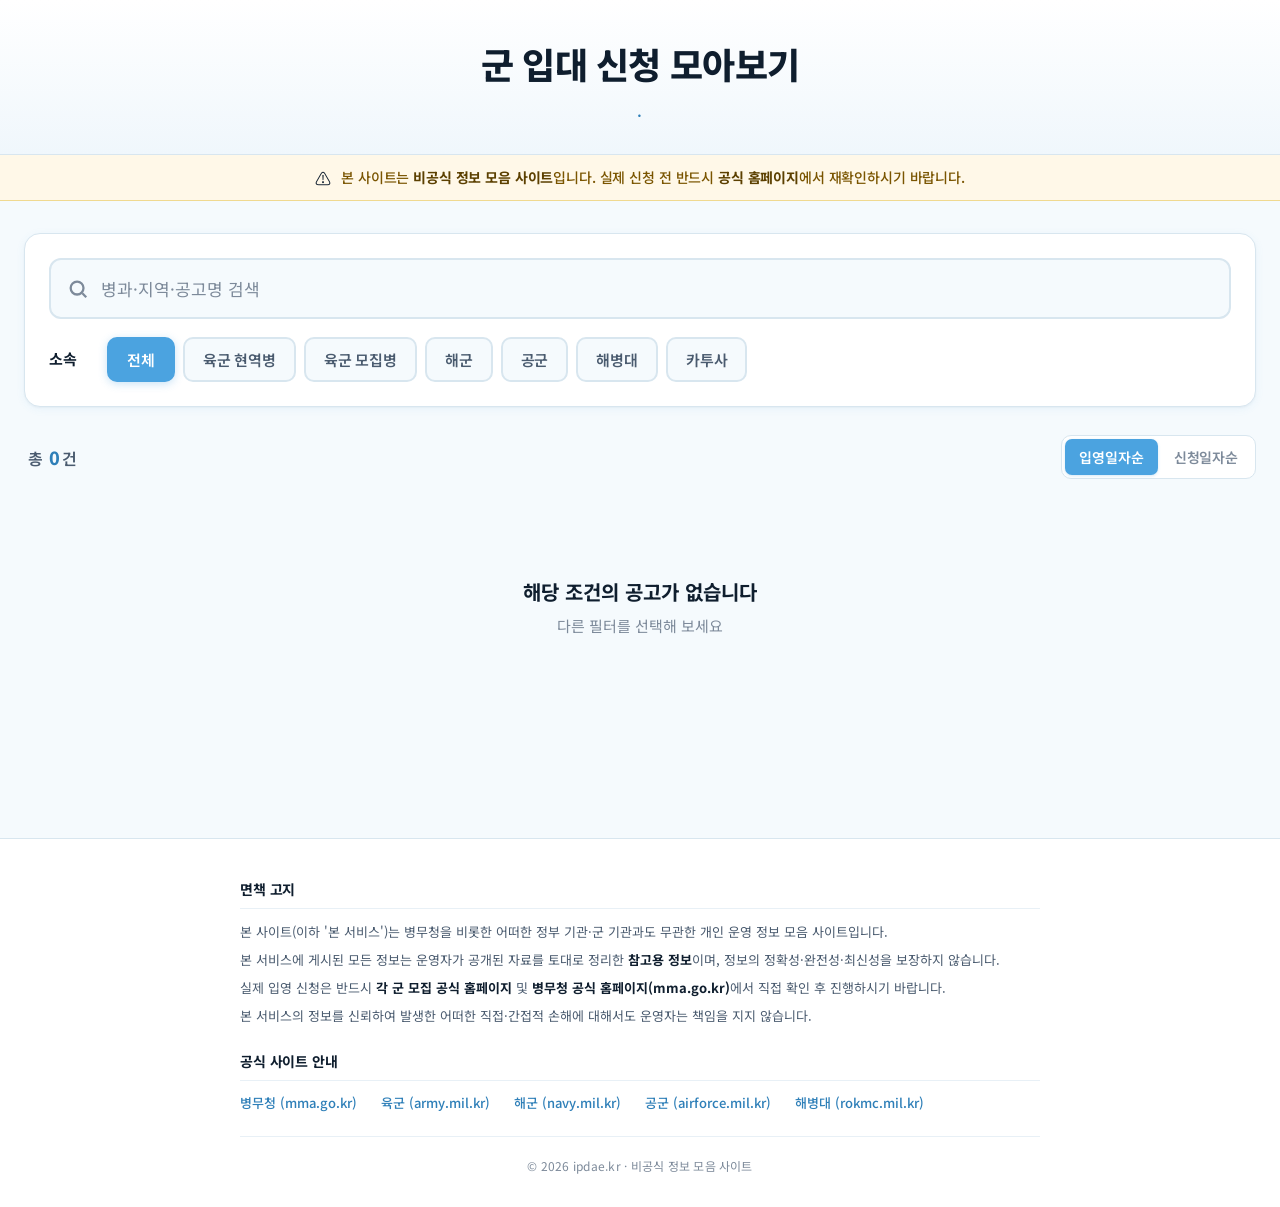
<file: index.html>
<!DOCTYPE html>
<html lang="ko">
<head>
  <meta charset="UTF-8" />
  <meta name="viewport" content="width=device-width, initial-scale=1.0" />
  <title>군 입대 신청 모아보기 | ipdae.kr</title>
  <meta name="description" content="육군·해군·공군·해병대·카투사 입영 모집 공고를 한눈에 모아보세요. 신청일자, 입영일자, 병과를 한 번에 확인할 수 있습니다." />
  <meta name="keywords" content="입영, 입대, 모집병, 현역병, 육군, 해군, 공군, 해병대, 카투사, 병무청, 입영신청, 군대, 군 입대" />
  <meta name="author" content="ipdae.kr" />

  <!-- Open Graph (카카오톡, 페이스북, 라인 등 공유 미리보기) -->
  <meta property="og:type" content="website" />
  <meta property="og:title" content="군 입대 신청 모아보기" />
  <meta property="og:description" content="육군·해군·공군·해병대·카투사 입영 모집 공고를 한눈에 모아보세요." />
  <meta property="og:url" content="https://ipdae.kr/" />
  <meta property="og:image" content="https://ipdae.kr/og-image.png" />
  <meta property="og:image:width" content="1200" />
  <meta property="og:image:height" content="630" />
  <meta property="og:locale" content="ko_KR" />
  <meta property="og:site_name" content="ipdae.kr" />

  <!-- Twitter Card (트위터/X 공유 미리보기) -->
  <meta name="twitter:card" content="summary_large_image" />
  <meta name="twitter:title" content="군 입대 신청 모아보기" />
  <meta name="twitter:description" content="육군·해군·공군·해병대·카투사 입영 모집 공고를 한눈에 모아보세요." />
  <meta name="twitter:image" content="https://ipdae.kr/og-image.png" />

  <!-- Canonical URL -->
  <link rel="canonical" href="https://ipdae.kr/" />

  <!-- Google Analytics 4 -->
  <script async src="https://www.googletagmanager.com/gtag/js?id=G-Y10BV1H3NH"></script>
  <script>
    window.dataLayer = window.dataLayer || [];
    function gtag(){dataLayer.push(arguments);}
    gtag('js', new Date());
    gtag('config', 'G-Y10BV1H3NH');
  </script>

  <link rel="preconnect" href="https://fonts.googleapis.com" />
  <link rel="preconnect" href="https://fonts.gstatic.com" crossorigin />
  <link href="https://fonts.googleapis.com/css2?family=Noto+Sans+KR:wght@400;500;600;700;800&display=swap" rel="stylesheet" />
  <link rel="stylesheet" href="styles.css" />
</head>
<body>
  <header class="site-header">
    <div class="header-inner">
      <h1 class="site-title">군 입대 신청 모아보기</h1>
      <p class="site-sub">.</p>
    </div>
  </header>

  <!-- 면책 배너 -->
  <div class="disclaimer-banner" role="alert">
    <span class="disclaimer-icon" aria-hidden="true">⚠️</span>
    <span class="disclaimer-text">
      본 사이트는 <strong>비공식 정보 모음 사이트</strong>입니다.
      실제 신청 전 반드시 <strong>공식 홈페이지</strong>에서 재확인하시기 바랍니다.
    </span>
  </div>

  <main class="container">
    <!-- 필터 섹션 -->
    <section class="filters" aria-label="필터">
      <div class="search-wrap">
        <svg class="search-icon" width="22" height="22" viewBox="0 0 24 24" fill="none" stroke="currentColor" stroke-width="2.5">
          <circle cx="11" cy="11" r="7"/>
          <path d="m21 21-4.3-4.3"/>
        </svg>
        <input type="search" id="searchInput" placeholder="병과·지역·공고명 검색" autocomplete="off" />
      </div>

      <div class="filter-group">
        <span class="filter-label">소속</span>
        <div class="chip-row" id="branchFilter" role="tablist">
          <button class="chip active" data-filter="branch" data-value="all" role="tab" aria-selected="true">전체</button>
          <button class="chip" data-filter="branch" data-value="육군 현역병" role="tab">육군 현역병</button>
          <button class="chip" data-filter="branch" data-value="육군 모집병" role="tab">육군 모집병</button>
          <button class="chip" data-filter="branch" data-value="해군" role="tab">해군</button>
          <button class="chip" data-filter="branch" data-value="공군" role="tab">공군</button>
          <button class="chip" data-filter="branch" data-value="해병대" role="tab">해병대</button>
          <button class="chip" data-filter="branch" data-value="카투사" role="tab">카투사</button>
        </div>
      </div>
    </section>

    <div class="result-bar">
      <span class="result-count">총 <span id="visibleCount">0</span>건</span>
      <div class="sort-toggle" role="tablist" aria-label="정렬 순서">
        <button class="sort-btn active" data-sort="enlist" role="tab" aria-selected="true">입영일자순</button>
        <button class="sort-btn" data-sort="apply" role="tab" aria-selected="false">신청일자순</button>
      </div>
    </div>

    <section class="card-grid" id="cardGrid" aria-live="polite">
      <div class="loading-state" id="loadingState">
        <div class="loader"></div>
        <p>공고를 불러오는 중…</p>
      </div>
    </section>

    <div class="empty-state" id="emptyState" hidden>
      <h3>해당 조건의 공고가 없습니다</h3>
      <p>다른 필터를 선택해 보세요</p>
    </div>
  </main>

  <!-- 상세 모달 -->
  <div class="modal-backdrop" id="modalBackdrop" hidden style="display:none"></div>
  <div class="modal" id="modal" role="dialog" aria-modal="true" aria-labelledby="modalTitle" hidden style="display:none">
    <div class="modal-inner">
      <!-- 모달 헤더 -->
      <div class="modal-header">
        <div class="modal-header-text">
          <span class="modal-branch" id="modalBranch"></span>
          <h2 class="modal-title" id="modalTitle"></h2>
          <p class="modal-meta" id="modalMeta"></p>
        </div>
        <button class="modal-close" id="modalClose" aria-label="닫기">
          <svg width="22" height="22" viewBox="0 0 24 24" fill="none" stroke="currentColor" stroke-width="2.5">
            <path d="M18 6 6 18M6 6l12 12"/>
          </svg>
        </button>
      </div>

      <!-- 모달 본문 -->
      <div class="modal-body" id="modalBody"></div>

      <!-- 모달 푸터 -->
      <div class="modal-footer">
        <a class="btn-primary" id="modalLink" href="#" target="_blank" rel="noopener noreferrer">
          병무청 공식 공지 바로가기
          <svg width="16" height="16" viewBox="0 0 24 24" fill="none" stroke="currentColor" stroke-width="2.5">
            <path d="M7 7h10v10M7 17 17 7"/>
          </svg>
        </a>
      </div>
    </div>
  </div>

  <!-- 푸터 -->
  <footer class="site-footer">
    <div class="footer-section">
      <h4 class="footer-heading">면책 고지</h4>
      <p>본 사이트(이하 '본 서비스')는 병무청을 비롯한 어떠한 정부 기관·군 기관과도 무관한 개인 운영 정보 모음 사이트입니다.</p>
      <p>본 서비스에 게시된 모든 정보는 운영자가 공개된 자료를 토대로 정리한 <strong>참고용 정보</strong>이며, 정보의 정확성·완전성·최신성을 보장하지 않습니다.</p>
      <p>실제 입영 신청은 반드시 <strong>각 군 모집 공식 홈페이지</strong> 및 <strong>병무청 공식 홈페이지(mma.go.kr)</strong>에서 직접 확인 후 진행하시기 바랍니다.</p>
      <p>본 서비스의 정보를 신뢰하여 발생한 어떠한 직접·간접적 손해에 대해서도 운영자는 책임을 지지 않습니다.</p>
    </div>

    <div class="footer-section">
      <h4 class="footer-heading">공식 사이트 안내</h4>
      <ul class="footer-links">
        <li><a href="https://www.mma.go.kr" target="_blank" rel="noopener noreferrer">병무청 (mma.go.kr)</a></li>
        <li><a href="https://www.army.mil.kr" target="_blank" rel="noopener noreferrer">육군 (army.mil.kr)</a></li>
        <li><a href="https://www.navy.mil.kr" target="_blank" rel="noopener noreferrer">해군 (navy.mil.kr)</a></li>
        <li><a href="https://www.airforce.mil.kr" target="_blank" rel="noopener noreferrer">공군 (airforce.mil.kr)</a></li>
        <li><a href="https://www.rokmc.mil.kr" target="_blank" rel="noopener noreferrer">해병대 (rokmc.mil.kr)</a></li>
      </ul>
    </div>

    <div class="footer-bottom">
      <p>© 2026 ipdae.kr · 비공식 정보 모음 사이트</p>
    </div>
  </footer>

  <script src="config.js"></script>
  <script src="app.js"></script>
</body>
</html>
</file>
<file: styles.css>
/* ========================================
   군 입대 신청 모아보기
   Theme: White + Sky Blue
   ======================================== */

:root {
  --bg: #f5fafd;
  --bg-card: #ffffff;
  --ink: #0f1e2e;
  --ink-soft: #4a5b6f;
  --ink-mute: #7d8a9a;
  --line: #d8e6ef;
  --line-soft: #e8f0f6;
  --sky: #4ba3e0;
  --sky-deep: #2e7fb8;
  --sky-light: #e3f1fb;
  --sky-bg: #f0f7fc;
  --danger: #d94c4c;

  --font-body: 'Noto Sans KR', -apple-system, BlinkMacSystemFont, sans-serif;

  --shadow-card: 0 2px 8px rgba(75, 163, 224, 0.08), 0 1px 2px rgba(15, 30, 46, 0.04);
  --shadow-hover: 0 8px 20px rgba(75, 163, 224, 0.18), 0 2px 4px rgba(15, 30, 46, 0.06);
  --shadow-modal: 0 20px 60px -10px rgba(15, 30, 46, 0.3);
}

* { box-sizing: border-box; margin: 0; padding: 0; }

html { scroll-behavior: smooth; }

body {
  font-family: var(--font-body);
  font-weight: 400;
  background: var(--bg);
  color: var(--ink);
  min-height: 100vh;
  line-height: 1.5;
  -webkit-font-smoothing: antialiased;
}

body.modal-open {
  overflow: hidden;
  /* 스크롤바 사라지는 만큼 padding 보정 → 화면 흔들림 방지 */
  padding-right: var(--scrollbar-width, 0px);
}

/* ========== HEADER ========== */
.site-header {
  background: linear-gradient(180deg, #ffffff 0%, var(--sky-bg) 100%);
  border-bottom: 1px solid var(--line);
  padding: 36px 24px 32px;
}

.header-inner {
  max-width: 1280px;
  margin: 0 auto;
  text-align: center;
}

.site-title {
  font-size: 36px;
  font-weight: 800;
  color: var(--ink);
  letter-spacing: -0.02em;
  margin-bottom: 8px;
}

.site-sub {
  font-size: 16px;
  font-weight: 500;
  color: var(--sky-deep);
  letter-spacing: 0.02em;
}

/* ========== DISCLAIMER BANNER ========== */
.disclaimer-banner {
  background: #fff8e8;
  border-bottom: 1px solid #f0d990;
  padding: 12px 24px;
  display: flex;
  align-items: center;
  justify-content: center;
  gap: 10px;
  flex-wrap: wrap;
  text-align: center;
}

.disclaimer-icon { font-size: 16px; line-height: 1; }
.disclaimer-text { font-size: 14px; font-weight: 500; color: #7a5500; letter-spacing: -0.01em; }
.disclaimer-text strong { font-weight: 700; color: #5c4000; }

/* ========== CONTAINER ========== */
.container {
  max-width: 1280px;
  margin: 0 auto;
  padding: 32px 24px 60px;
}

/* ========== FILTERS ========== */
.filters {
  display: flex;
  flex-direction: column;
  gap: 18px;
  margin-bottom: 28px;
  padding: 24px;
  background: var(--bg-card);
  border: 1px solid var(--line);
  border-radius: 16px;
  box-shadow: var(--shadow-card);
}

.search-wrap { position: relative; display: flex; align-items: center; }
.search-icon { position: absolute; left: 18px; color: var(--ink-mute); pointer-events: none; }

#searchInput {
  width: 100%;
  padding: 16px 18px 16px 50px;
  font-family: var(--font-body);
  font-size: 17px;
  font-weight: 500;
  color: var(--ink);
  background: var(--bg);
  border: 2px solid var(--line);
  border-radius: 12px;
  outline: none;
  transition: border-color 0.15s, box-shadow 0.15s, background 0.15s;
}

#searchInput:focus { border-color: var(--sky); background: #fff; box-shadow: 0 0 0 4px var(--sky-light); }
#searchInput::placeholder { color: var(--ink-mute); font-weight: 400; }

.filter-group { display: flex; align-items: center; gap: 14px; flex-wrap: wrap; }

.filter-label {
  font-size: 15px;
  font-weight: 700;
  color: var(--ink);
  min-width: 44px;
}

.chip-row { display: flex; gap: 8px; flex-wrap: wrap; }

.chip {
  padding: 10px 18px;
  font-family: var(--font-body);
  font-size: 15px;
  font-weight: 600;
  color: var(--ink-soft);
  background: var(--bg);
  border: 2px solid var(--line);
  border-radius: 10px;
  cursor: pointer;
  transition: all 0.15s ease;
  letter-spacing: -0.01em;
  white-space: nowrap;
}

.chip:hover { border-color: var(--sky); color: var(--sky-deep); background: var(--sky-light); }
.chip.active { background: var(--sky); color: #ffffff; border-color: var(--sky); box-shadow: 0 2px 8px rgba(75, 163, 224, 0.3); }

/* ========== RESULT BAR ========== */
.result-bar {
  display: flex;
  align-items: center;
  justify-content: space-between;
  gap: 16px;
  flex-wrap: wrap;
  font-size: 16px;
  font-weight: 600;
  color: var(--ink-soft);
  margin-bottom: 18px;
  padding-left: 4px;
}

#visibleCount { font-size: 18px; color: var(--sky-deep); font-weight: 800; margin: 0 2px; }

.sort-toggle {
  display: inline-flex;
  background: var(--bg-card);
  border: 1.5px solid var(--line);
  border-radius: 10px;
  padding: 3px;
  gap: 2px;
}

.sort-btn {
  padding: 8px 14px;
  font-family: var(--font-body);
  font-size: 14px;
  font-weight: 600;
  color: var(--ink-mute);
  background: transparent;
  border: none;
  border-radius: 7px;
  cursor: pointer;
  transition: all 0.15s ease;
  letter-spacing: -0.01em;
}

.sort-btn:hover { color: var(--sky-deep); }
.sort-btn.active { background: var(--sky); color: #ffffff; box-shadow: 0 1px 3px rgba(75, 163, 224, 0.25); }

/* ========== CARD GRID ========== */
.card-grid {
  display: grid;
  grid-template-columns: repeat(auto-fill, minmax(290px, 1fr));
  gap: 18px;
}

/* ========== CARD ========== */
.card {
  background: var(--bg-card);
  border: 1.5px solid var(--line);
  border-radius: 16px;
  padding: 22px;
  position: relative;
  display: flex;
  flex-direction: column;
  gap: 14px;
  cursor: pointer;
  transition: transform 0.18s ease, box-shadow 0.18s ease, border-color 0.18s ease;
  text-decoration: none;
  color: inherit;
  box-shadow: var(--shadow-card);
  animation: cardIn 0.4s ease both;
  overflow: hidden;
  font-family: var(--font-body);
  text-align: left;
  width: 100%;
}

@keyframes cardIn {
  from { opacity: 0; transform: translateY(10px); }
  to { opacity: 1; transform: translateY(0); }
}

.card:hover {
  transform: translateY(-3px);
  box-shadow: var(--shadow-hover);
  border-color: var(--sky);
}

.card-header { display: flex; align-items: center; gap: 10px; flex-wrap: wrap; }

.branch-tag {
  font-size: 16px;
  font-weight: 800;
  color: var(--sky-deep);
  letter-spacing: -0.01em;
}

.count-badge {
  font-size: 12px;
  font-weight: 700;
  padding: 3px 10px;
  border-radius: 999px;
  background: var(--sky-light);
  color: var(--sky-deep);
}

/* D-day 뱃지 */
.dday-badge {
  font-size: 12px;
  font-weight: 700;
  padding: 4px 10px;
  border-radius: 999px;
  letter-spacing: -0.01em;
  white-space: nowrap;
}

.dday-badge.dday-active {
  background: #e8f5e9;
  color: #2d7a3a;
  border: 1px solid #a8d8b0;
}

.dday-badge.dday-upcoming {
  background: var(--sky-light);
  color: var(--sky-deep);
  border: 1px solid #b8dcef;
}

.dday-badge.dday-closed {
  background: #fde8e8;
  color: #b8423a;
  border: 1px solid #f0b8b3;
}

/* 마감된 카드 - 약간 흐리게 + 좌측 마커 */
.card-closed {
  opacity: 0.78;
}

.card-closed:hover {
  opacity: 1;
}

.card-closed .card-mos {
  color: var(--ink-soft);
}

/* 군별 컬러 */
.card[data-branch="육군 현역병"] .branch-tag { color: #2d7a3a; }
.card[data-branch="육군 모집병"] .branch-tag { color: #4a8f2e; }
.card[data-branch="해군"] .branch-tag { color: #1e5a8a; }
.card[data-branch="공군"] .branch-tag { color: #2e7fb8; }
.card[data-branch="해병대"] .branch-tag { color: #b8442a; }
.card[data-branch="카투사"] .branch-tag { color: #4a5fa5; }

.card-mos {
  font-size: 22px;
  font-weight: 700;
  color: var(--ink);
  line-height: 1.3;
  letter-spacing: -0.02em;
}

.card-summary {
  font-size: 13px;
  color: var(--ink-mute);
  font-weight: 500;
  line-height: 1.5;
  margin-top: -6px;
}

.card-divider { height: 1px; background: var(--line-soft); margin: 2px 0; }

.card-dates { display: flex; flex-direction: column; gap: 12px; }
.date-block { display: flex; flex-direction: column; gap: 4px; }

.date-label {
  font-size: 13px;
  font-weight: 600;
  color: var(--ink-mute);
}

.date-value {
  font-size: 16px;
  font-weight: 600;
  color: var(--ink);
  letter-spacing: 0.01em;
}

.date-value.urgent { color: var(--danger); }

.card-footer {
  margin-top: 4px;
  padding-top: 12px;
  border-top: 1px dashed var(--line);
}

.verify-label {
  font-size: 12px;
  font-weight: 600;
  color: var(--ink-mute);
  letter-spacing: -0.01em;
}

.card:hover .verify-label { color: var(--sky-deep); }

/* ========== LOADING / EMPTY ========== */
.loading-state {
  grid-column: 1 / -1;
  display: flex; flex-direction: column;
  align-items: center; justify-content: center;
  padding: 80px 20px;
  color: var(--ink-mute);
  gap: 16px;
  font-size: 15px;
}

.loader {
  width: 36px; height: 36px;
  border: 3px solid var(--line);
  border-top-color: var(--sky);
  border-radius: 50%;
  animation: spin 0.8s linear infinite;
}

@keyframes spin { to { transform: rotate(360deg); } }

.empty-state {
  display: flex; flex-direction: column;
  align-items: center; justify-content: center;
  padding: 80px 20px;
  text-align: center;
  color: var(--ink-soft);
}

.empty-state[hidden] {
  display: none !important;
}

.empty-state h3 { font-size: 20px; font-weight: 700; color: var(--ink); margin-bottom: 8px; }
.empty-state p { font-size: 15px; color: var(--ink-mute); }

/* ========== ERROR STATE ========== */
.error-state {
  grid-column: 1 / -1;
  padding: 32px;
  background: #fef5f5;
  border: 1.5px solid var(--danger);
  border-radius: 12px;
  text-align: center;
}

.error-state h3 { font-size: 18px; font-weight: 700; color: var(--danger); margin-bottom: 8px; }
.error-state p { font-size: 14px; color: var(--ink-soft); }

/* ========== MODAL ========== */
.modal-backdrop {
  position: fixed;
  inset: 0;
  background: rgba(15, 30, 46, 0.5);
  backdrop-filter: blur(4px);
  z-index: 1000;
  animation: fadeIn 0.2s ease;
}

.modal-backdrop[hidden] {
  display: none !important;
}

@keyframes fadeIn {
  from { opacity: 0; }
  to { opacity: 1; }
}

.modal {
  position: fixed;
  inset: 0;
  z-index: 1001;
  display: flex;
  align-items: center;
  justify-content: center;
  padding: 20px;
  pointer-events: none;
}

.modal[hidden] {
  display: none !important;
}

.modal-inner {
  background: #ffffff;
  border-radius: 20px;
  box-shadow: var(--shadow-modal);
  width: 100%;
  max-width: 720px;
  max-height: calc(100vh - 40px);
  display: flex;
  flex-direction: column;
  overflow: hidden;
  pointer-events: auto;
  animation: modalIn 0.25s cubic-bezier(0.34, 1.56, 0.64, 1);
}

@keyframes modalIn {
  from { opacity: 0; transform: translateY(20px) scale(0.96); }
  to { opacity: 1; transform: translateY(0) scale(1); }
}

.modal-header {
  display: flex;
  align-items: flex-start;
  gap: 16px;
  padding: 24px 28px 20px;
  border-bottom: 1px solid var(--line);
  background: linear-gradient(180deg, var(--sky-bg) 0%, #ffffff 100%);
}

.modal-header-text { flex: 1; min-width: 0; }

.modal-branch {
  display: inline-block;
  font-size: 13px;
  font-weight: 700;
  color: var(--sky-deep);
  letter-spacing: -0.01em;
  margin-bottom: 6px;
}

.modal-title {
  font-size: 22px;
  font-weight: 800;
  color: var(--ink);
  letter-spacing: -0.02em;
  line-height: 1.3;
  margin-bottom: 8px;
}

.modal-meta {
  font-size: 14px;
  color: var(--ink-soft);
  font-weight: 500;
  line-height: 1.5;
}

.modal-meta strong { color: var(--ink); font-weight: 700; }

.modal-close {
  flex-shrink: 0;
  width: 36px;
  height: 36px;
  display: grid;
  place-items: center;
  background: rgba(15, 30, 46, 0.06);
  border: none;
  border-radius: 10px;
  color: var(--ink-soft);
  cursor: pointer;
  transition: all 0.15s ease;
}

.modal-close:hover { background: rgba(15, 30, 46, 0.12); color: var(--ink); }

.modal-body {
  flex: 1;
  overflow-y: auto;
  padding: 24px 28px;
}

.modal-footer {
  padding: 18px 28px 24px;
  border-top: 1px solid var(--line);
  background: #fafbfc;
}

.btn-primary {
  display: inline-flex;
  align-items: center;
  gap: 8px;
  width: 100%;
  justify-content: center;
  padding: 14px 24px;
  background: var(--sky);
  color: #ffffff;
  font-size: 15px;
  font-weight: 700;
  text-decoration: none;
  border: none;
  border-radius: 12px;
  cursor: pointer;
  transition: all 0.15s ease;
  letter-spacing: -0.01em;
  box-shadow: 0 2px 8px rgba(75, 163, 224, 0.3);
}

.btn-primary:hover { background: var(--sky-deep); box-shadow: 0 4px 12px rgba(75, 163, 224, 0.4); }

/* 표 형식 */
.detail-table {
  width: 100%;
  border-collapse: collapse;
  font-size: 14px;
  border: 1px solid var(--line);
  border-radius: 10px;
  overflow: hidden;
}

.detail-table thead {
  background: var(--sky-bg);
}

.detail-table th {
  padding: 12px 14px;
  text-align: left;
  font-size: 13px;
  font-weight: 700;
  color: var(--ink);
  border-bottom: 1px solid var(--line);
  letter-spacing: -0.01em;
}

.detail-table td {
  padding: 12px 14px;
  border-bottom: 1px solid var(--line-soft);
  color: var(--ink);
  font-weight: 500;
}

.detail-table tbody tr:last-child td { border-bottom: none; }
.detail-table tbody tr:hover { background: var(--sky-bg); }

.detail-table .col-date {
  white-space: nowrap;
  font-weight: 600;
  color: var(--sky-deep);
  font-size: 13px;
}

.detail-table .col-items {
  font-weight: 500;
  line-height: 1.6;
  word-break: keep-all;
}

/* 항목 그리드 (모집병 등 - 칩으로 자동 정렬) */
.detail-section {
  display: flex;
  flex-direction: column;
  gap: 12px;
}

.detail-section-label {
  display: flex;
  align-items: center;
  gap: 8px;
  font-size: 13px;
  font-weight: 700;
  color: var(--ink-soft);
  letter-spacing: -0.01em;
}

.detail-section-count {
  display: inline-flex;
  align-items: center;
  justify-content: center;
  min-width: 22px;
  height: 22px;
  padding: 0 7px;
  background: var(--sky-light);
  color: var(--sky-deep);
  border-radius: 999px;
  font-size: 11px;
  font-weight: 700;
}

.item-grid {
  display: flex;
  flex-wrap: wrap;
  gap: 8px;
}

.item-chip {
  flex: 0 1 auto;
  padding: 10px 16px;
  background: var(--sky-bg);
  border: 1px solid var(--line);
  border-radius: 10px;
  color: var(--ink);
  font-size: 14px;
  font-weight: 500;
  letter-spacing: -0.01em;
  text-align: center;
  word-break: keep-all;
  line-height: 1.4;
  min-width: 80px;
  transition: background 0.15s;
}

.item-chip:hover {
  background: var(--sky-light);
}

/* 단일 항목 (카투사 등) */
.detail-single {
  padding: 20px;
  background: var(--sky-bg);
  border: 1px solid var(--line);
  border-radius: 12px;
}

.detail-single-row {
  display: flex;
  justify-content: space-between;
  gap: 16px;
  padding: 8px 0;
  border-bottom: 1px solid var(--line-soft);
}

.detail-single-row:last-child { border-bottom: none; }

.detail-single-label {
  font-size: 14px;
  font-weight: 600;
  color: var(--ink-mute);
}

.detail-single-value {
  font-size: 14px;
  font-weight: 600;
  color: var(--ink);
}

/* ========== FOOTER ========== */
.site-footer {
  border-top: 1px solid var(--line);
  background: #ffffff;
  padding: 40px 24px 32px;
  margin-top: 60px;
}

.footer-section { max-width: 800px; margin: 0 auto 24px; }

.footer-heading {
  font-size: 14px;
  font-weight: 700;
  color: var(--ink);
  margin-bottom: 12px;
  padding-bottom: 8px;
  border-bottom: 1px solid var(--line-soft);
  letter-spacing: -0.01em;
}

.footer-section p {
  font-size: 13px;
  color: var(--ink-soft);
  line-height: 1.7;
  margin-bottom: 6px;
}

.footer-section p strong { font-weight: 700; color: var(--ink); }

.footer-links {
  list-style: none;
  display: flex;
  flex-wrap: wrap;
  gap: 8px 24px;
  padding: 0;
}

.footer-links li { font-size: 13px; }
.footer-links a {
  color: var(--sky-deep);
  text-decoration: none;
  font-weight: 500;
  transition: color 0.15s;
}
.footer-links a:hover { color: var(--sky); text-decoration: underline; }

.footer-bottom {
  max-width: 800px;
  margin: 24px auto 0;
  padding-top: 20px;
  border-top: 1px solid var(--line-soft);
  text-align: center;
}

.footer-bottom p { font-size: 12px; color: var(--ink-mute); letter-spacing: 0.02em; }

/* ========== RESPONSIVE ========== */
@media (max-width: 768px) {
  .site-header { padding: 28px 20px 24px; }
  .site-title { font-size: 26px; }
  .site-sub { font-size: 14px; }

  .disclaimer-banner { padding: 10px 16px; }
  .disclaimer-text { font-size: 13px; line-height: 1.5; }

  .container { padding: 24px 16px 60px; }

  .filters { padding: 18px; gap: 14px; border-radius: 14px; }
  #searchInput { padding: 14px 16px 14px 46px; font-size: 16px; }
  .filter-group { flex-direction: column; align-items: flex-start; gap: 10px; }
  .chip { padding: 9px 14px; font-size: 14px; }

  .card-grid { grid-template-columns: 1fr; gap: 14px; }
  .card { padding: 20px; }
  .card-mos { font-size: 20px; }

  /* 모달 모바일 */
  .modal { padding: 0; align-items: flex-end; }
  .modal-inner {
    max-height: 92vh;
    border-radius: 20px 20px 0 0;
    animation: modalSlideUp 0.25s ease;
  }

  @keyframes modalSlideUp {
    from { transform: translateY(100%); }
    to { transform: translateY(0); }
  }

  .modal-header { padding: 20px 20px 16px; }
  .modal-title { font-size: 19px; }
  .modal-body { padding: 20px; }
  .modal-footer { padding: 16px 20px 20px; }

  .detail-table { font-size: 13px; }
  .detail-table th, .detail-table td { padding: 10px 10px; }

  .item-grid { gap: 6px; }

  .item-chip {
    padding: 8px 12px;
    font-size: 13px;
    min-width: 70px;
  }

  .site-footer { padding: 32px 20px 24px; }
}

@media (max-width: 480px) {
  .site-title { font-size: 22px; }
  .filter-label { font-size: 14px; }
  .card-mos { font-size: 19px; }
  .date-value { font-size: 15px; }

  .footer-links { flex-direction: column; gap: 8px; }
}
</file>
